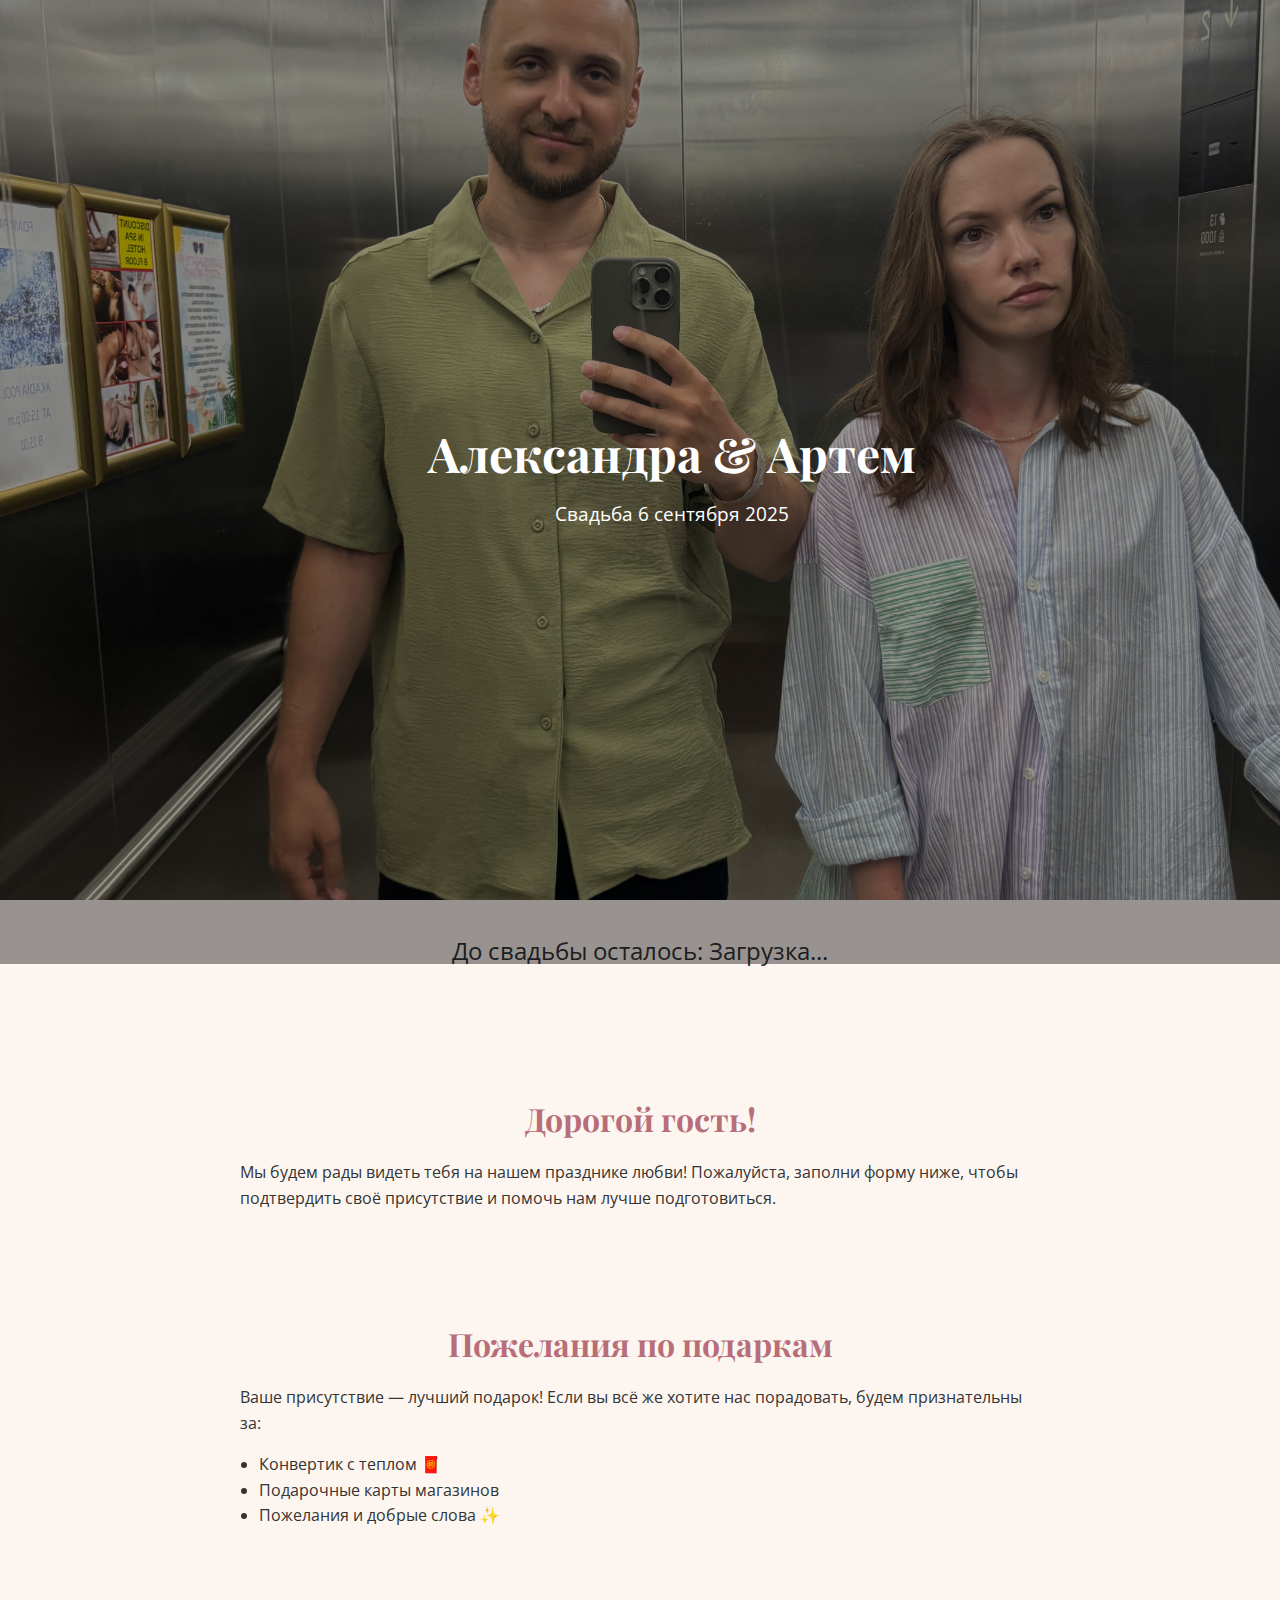
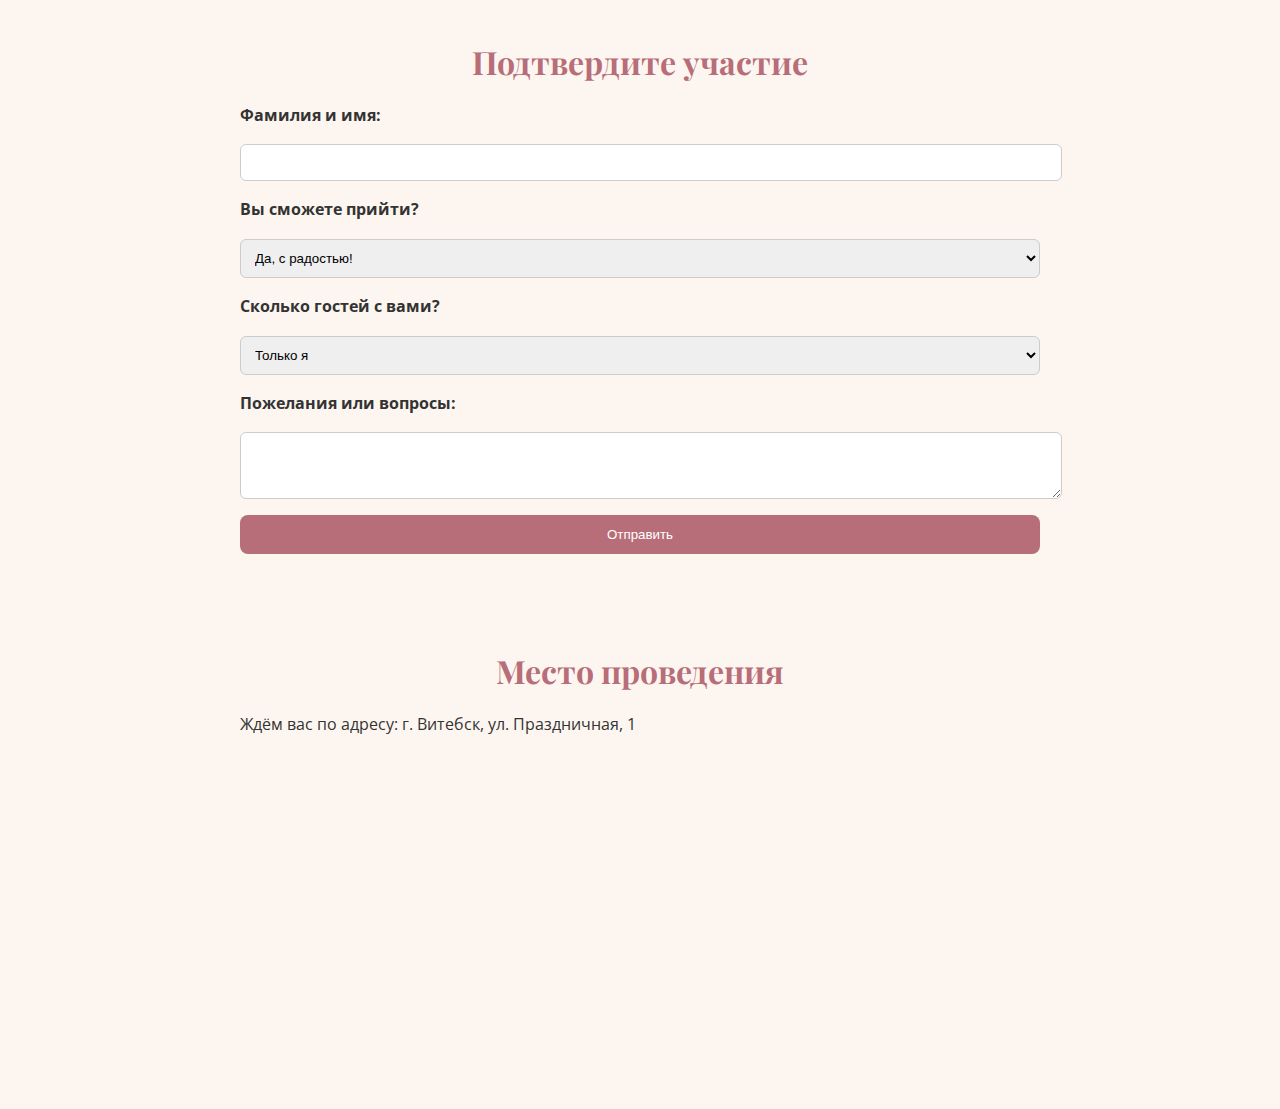
<file: index.html>
<!DOCTYPE html>
<html lang="ru">
<head>
    <meta charset="UTF-8" />
    <meta name="viewport" content="width=device-width, initial-scale=1.0" />
    <title>Александра & Артем — Свадебное приглашение</title>
    <link href="https://fonts.googleapis.com/css2?family=Playfair+Display:wght@500;700&family=Open+Sans&display=swap" rel="stylesheet">
    <style>
        :root {
            --primary-color: #b76e79;
            --secondary-color: #fdf6f0;
            --text-color: #333;
            --accent-color: #fff0e5;
        }

        body {
            margin: 0;
            font-family: 'Open Sans', sans-serif;
            background-color: var(--secondary-color);
            color: var(--text-color);
            line-height: 1.6;
        }

        header {
            position: relative;
            height: 100vh;
            background: url('photo.jpg') no-repeat center center/cover;
            display: flex;
            align-items: center;
            justify-content: center;
            text-align: center;
            color: white;
        }

        .overlay {
            background-color: rgba(0, 0, 0, 0.4);
            position: absolute;
            top: 0; left: 0; width: 100%; height: 100%;
            display: flex;
            flex-direction: column;
            justify-content: center;
            align-items: center;
            padding: 2rem;
        }

        .overlay h1 {
            font-family: 'Playfair Display', serif;
            font-size: 3rem;
            margin: 0;
        }

        .overlay p {
            font-size: 1.2rem;
            margin-top: 0.5rem;
        }

        section {
            padding: 2rem 1rem;
            max-width: 800px;
            margin: 0 auto;
        }

        .section-title {
            font-family: 'Playfair Display', serif;
            font-size: 2rem;
            color: var(--primary-color);
            text-align: center;
            margin-bottom: 1rem;
        }

        .countdown {
            text-align: center;
            font-size: 1.5rem;
            margin-bottom: 2rem;
        }

        .gifts ul {
            padding-left: 1.2rem;
        }

        .form-group {
            display: flex;
            flex-direction: column;
            gap: 1rem;
        }

        .form-group label {
            font-weight: bold;
        }

        .form-group input,
        .form-group select,
        .form-group textarea {
            padding: 10px;
            border-radius: 6px;
            border: 1px solid #ccc;
            width: 100%;
        }

        .form-group button {
            padding: 12px;
            background-color: var(--primary-color);
            color: white;
            border: none;
            border-radius: 8px;
            cursor: pointer;
        }

        iframe {
            width: 100%;
            height: 300px;
            border: none;
            border-radius: 10px;
            margin-top: 1rem;
        }
    </style>
</head>
<body>
<header>
    <div class="overlay">
        <h1>Александра & Артем</h1>
        <p>Свадьба 6 сентября 2025</p>
    </div>
</header>

<section>
    <div class="countdown">
        До свадьбы осталось: <span id="timer">Загрузка...</span>
    </div>
</section>

<section>
    <h2 class="section-title">Дорогой гость!</h2>
    <p>Мы будем рады видеть тебя на нашем празднике любви! Пожалуйста, заполни форму ниже, чтобы подтвердить своё присутствие и помочь нам лучше подготовиться.</p>
</section>

<section class="gifts">
    <h2 class="section-title">Пожелания по подаркам</h2>
    <p>Ваше присутствие — лучший подарок! Если вы всё же хотите нас порадовать, будем признательны за:</p>
    <ul>
        <li>Конвертик с теплом 🧧</li>
        <li>Подарочные карты магазинов</li>
        <li>Пожелания и добрые слова ✨</li>
    </ul>
</section>

<section>
    <h2 class="section-title">Подтвердите участие</h2>
    <form action="https://formspree.io/f/your-form-id" method="POST" class="form-group">
        <label for="name">Фамилия и имя:</label>
        <input type="text" id="name" name="name" required>

        <label for="attending">Вы сможете прийти?</label>
        <select id="attending" name="attending">
            <option value="yes">Да, с радостью!</option>
            <option value="maybe">Пока не уверен(а)</option>
            <option value="no">К сожалению, нет</option>
        </select>

        <label for="guests">Сколько гостей с вами?</label>
        <select id="guests" name="guests">
            <option value="0">Только я</option>
            <option value="1">+1 гость</option>
            <option value="2">+2 гостя</option>
        </select>

        <label for="message">Пожелания или вопросы:</label>
        <textarea id="message" name="message" rows="3"></textarea>

        <button type="submit">Отправить</button>
    </form>
</section>

<section>
    <h2 class="section-title">Место проведения</h2>
    <p>Ждём вас по адресу: г. Витебск, ул. Праздничная, 1</p>
    <iframe src="https://www.google.com/maps/embed?pb=!1m18..." allowfullscreen loading="lazy"></iframe>
</section>

<script>
    const weddingDate = new Date("2025-09-06T00:00:00").getTime();
    const timerEl = document.getElementById("timer");

    const countdown = setInterval(() => {
        const now = new Date().getTime();
        const distance = weddingDate - now;

        if (distance < 0) {
            clearInterval(countdown);
            timerEl.innerText = "Свадьба уже состоялась!";
            return;
        }

        const days = Math.floor(distance / (1000 * 60 * 60 * 24));
        const hours = Math.floor((distance % (1000 * 60 * 60 * 24)) / (1000 * 60 * 60));
        const minutes = Math.floor((distance % (1000 * 60 * 60)) / (1000 * 60));
        const seconds = Math.floor((distance % (1000 * 60)) / 1000);

        timerEl.innerText = `${days}д ${hours}ч ${minutes}м ${seconds}с`;
    }, 1000);
</script>
</body>
</html>
</file>
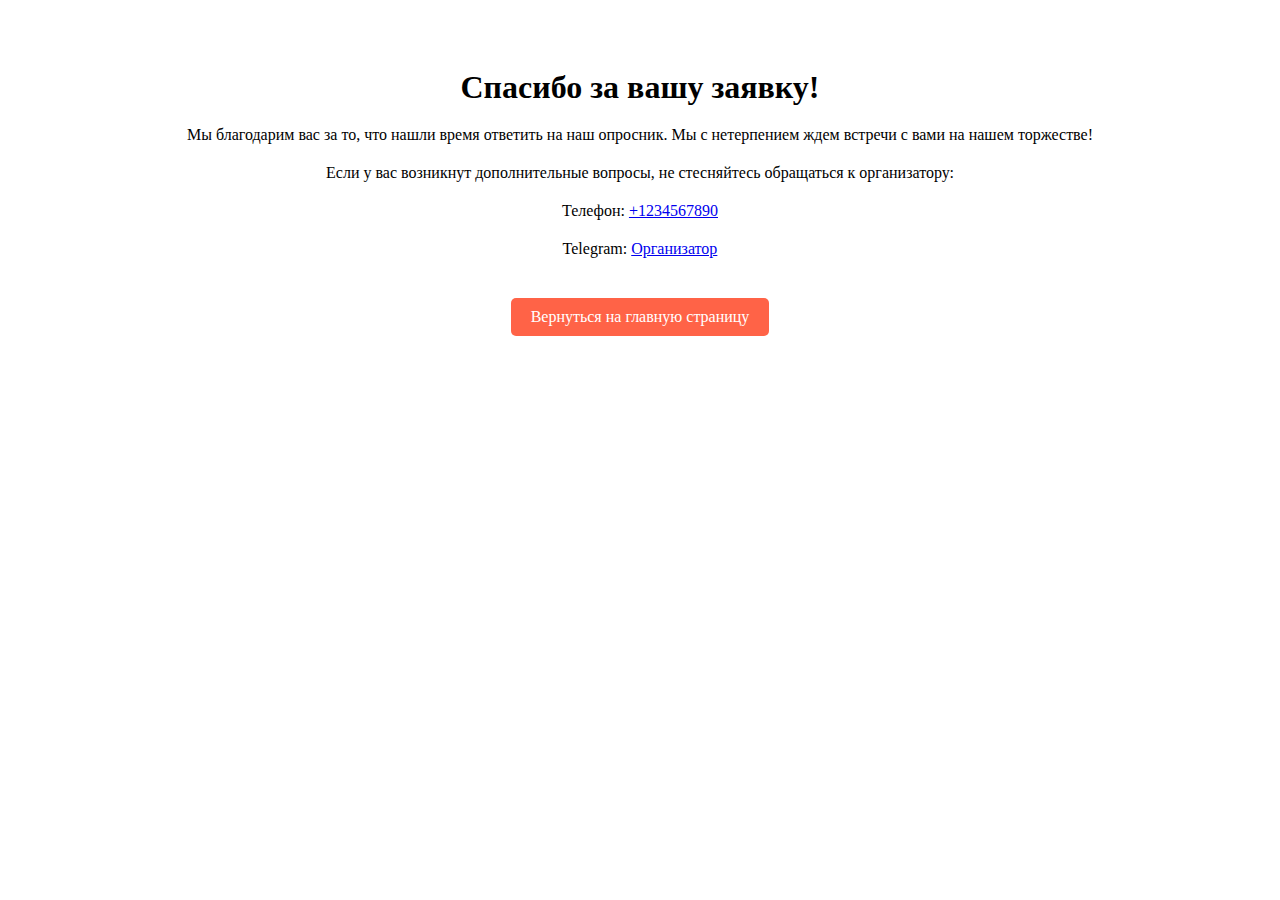
<file: thank_you.html>
<!DOCTYPE html>
<html lang="ru">
<head>
    <meta charset="UTF-8">
    <meta name="viewport" content="width=device-width, initial-scale=1.0">
    <meta name="description" content="Спасибо за вашу заявку!">
    <meta property="og:title" content="Спасибо за вашу заявку!">
    <meta property="og:description" content="Мы благодарим вас за регистрацию на нашу свадьбу. Мы ждем встречи с вами!">
    <meta property="og:image" content="URL_картинки_свадьбы">
    <title>Спасибо за заявку!</title>
    <link rel="icon" href="favicon.ico" type="image/x-icon">
    <link rel="stylesheet" href="thankyou.css">
</head>
<body>
<div class="container">
    <section class="section">
        <h1>Спасибо за вашу заявку!</h1>
        <p>Мы благодарим вас за то, что нашли время ответить на наш опросник. Мы с нетерпением ждем встречи с вами на нашем торжестве!</p>
        <p>Если у вас возникнут дополнительные вопросы, не стесняйтесь обращаться к организатору:</p>
        <p>Телефон: <a href="tel:+1234567890">+1234567890</a></p>
        <p>Telegram: <a href="https://t.me/organizer">Организатор</a></p>
        <a href="index.html" class="back-btn">Вернуться на главную страницу</a>
    </section>
</div>
</body>
</html>
</file>
<file: thankyou.css>
/* Стиль для страницы Спасибо */
section {
    text-align: center;
    padding: 40px 20px;
}

section h1 {
    font-size: 2rem;
    margin-bottom: 20px;
}

section p {
    font-size: 1rem;
    margin-bottom: 20px;
}

.back-btn {
    display: inline-block;
    padding: 10px 20px;
    background-color: #ff6347;
    color: #fff;
    text-decoration: none;
    border-radius: 5px;
    margin-top: 20px;
}

.back-btn:hover {
    background-color: #ff4500;
}
</file>
